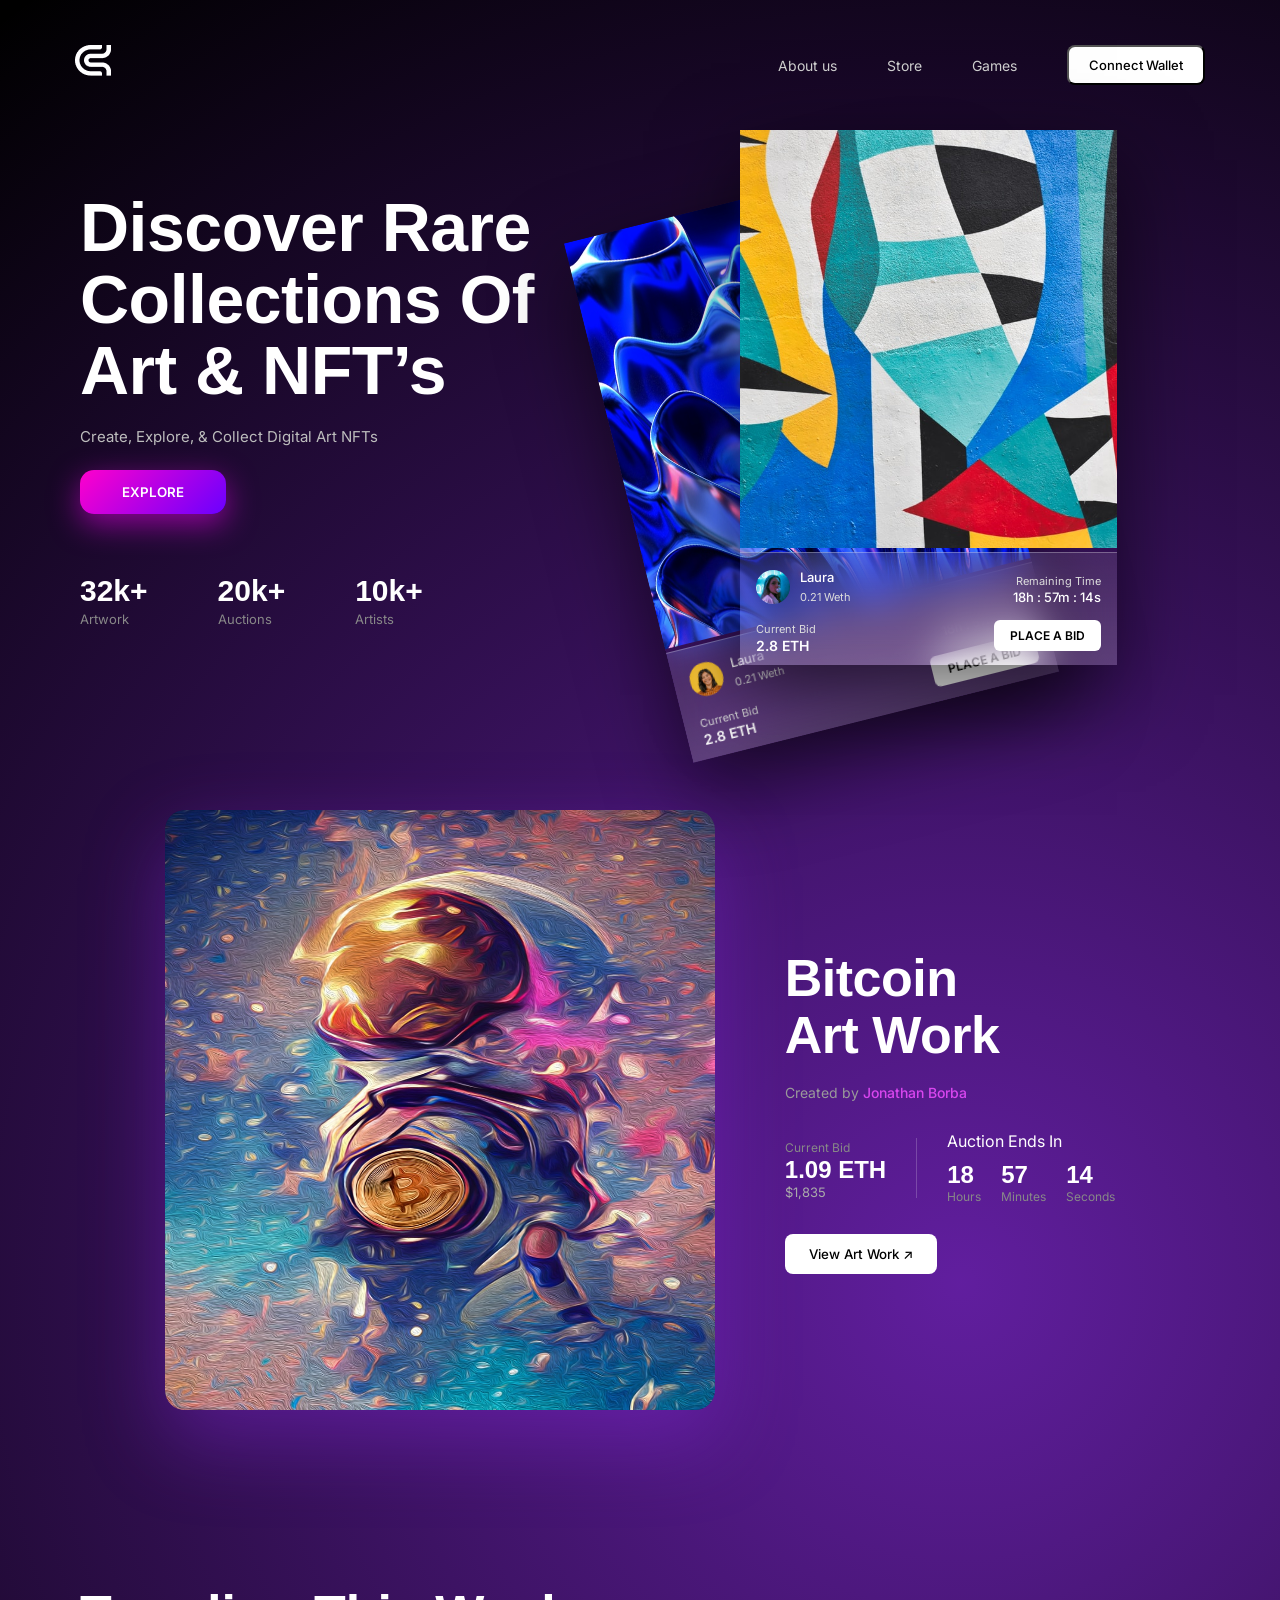
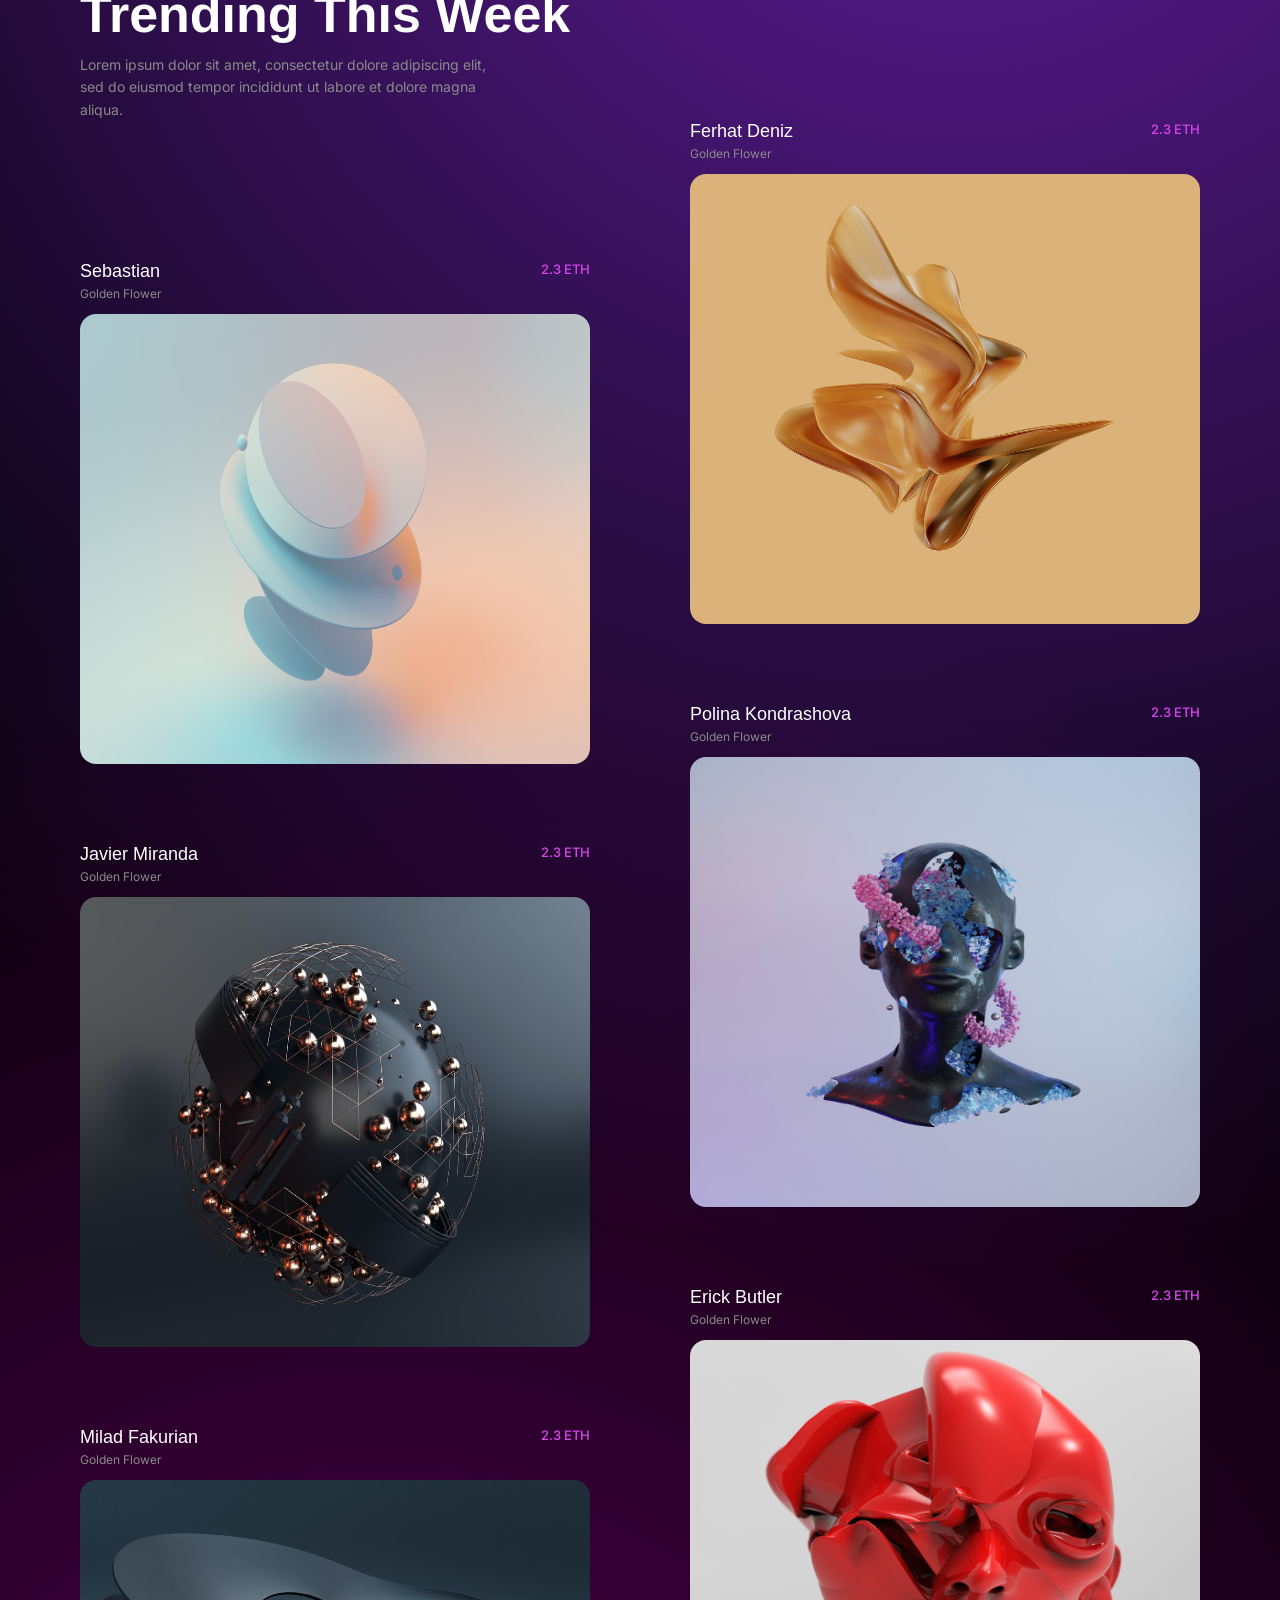
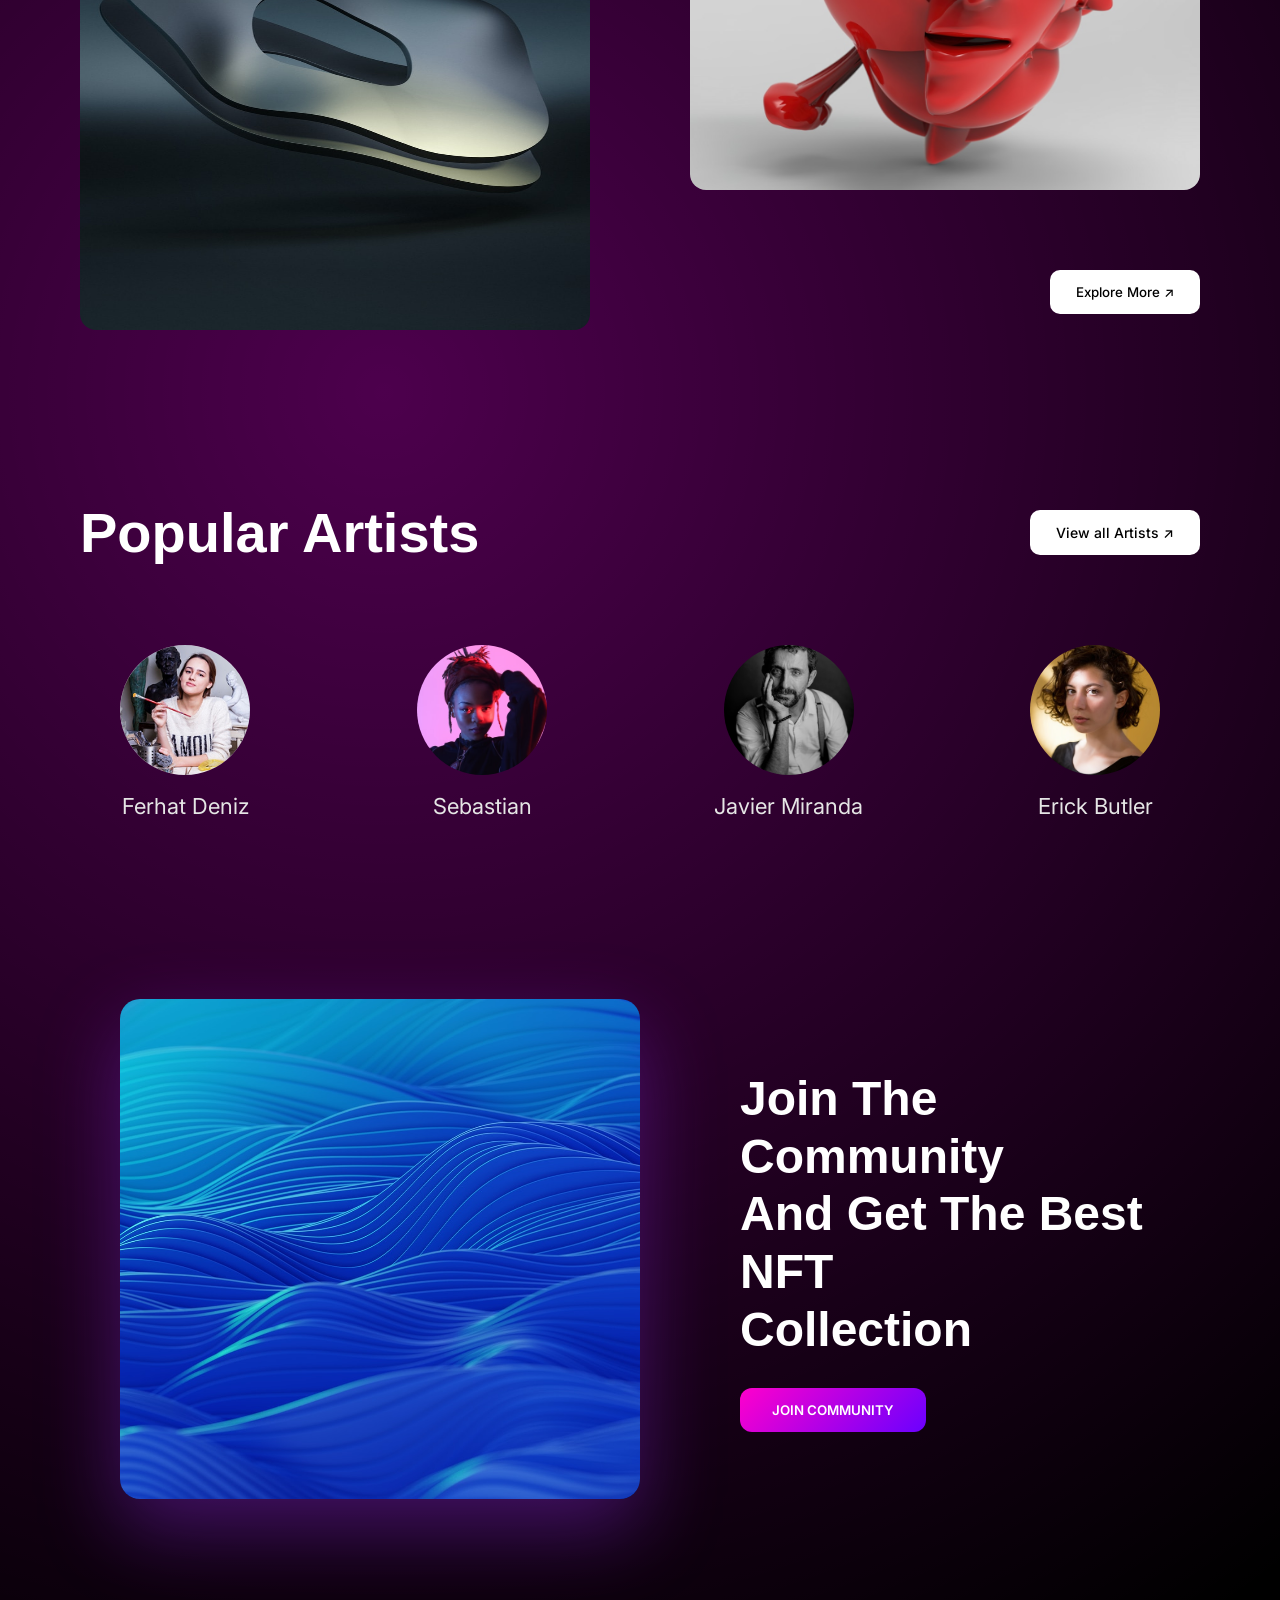
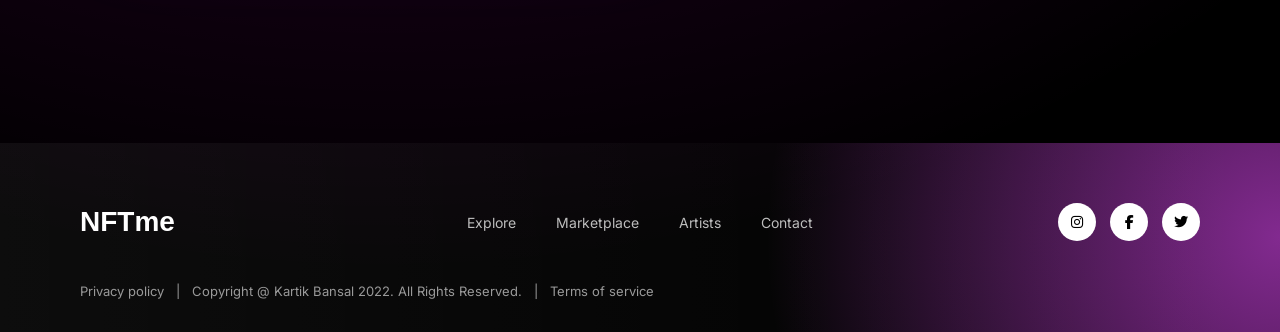
<file: index.html>
<!DOCTYPE html>
<html lang="en">
<head>
<meta charset="UTF-8">
<meta name="viewport" content="width=device-width, initial-scale=1.0">

<title>NFT Landing</title>

<link href="https://fonts.googleapis.com/css2?family=Inter:wght@400;500;600;700;800&display=swap" rel="stylesheet">
<link href="https://api.fontshare.com/v2/css?f[]=clash-display@400,500,600,700&display=swap" rel="stylesheet">
<link rel="stylesheet" href="https://cdnjs.cloudflare.com/ajax/libs/font-awesome/6.5.0/css/all.min.css">
<link rel="stylesheet" href="style.css">
</head>

<body>

<header class="navbar">
  <div class="logo">
    <img src="images/Union.png">
  </div>

  <nav class="nav-links">
    <a href="about.html">About us</a>
    <a href="store.html">Store</a>
    <a href="#">Games</a>

    <button class="wallet-btn">Connect Wallet</button>
  </nav>
</header>

<section class="hero">

  <div class="hero-left">
    <h1>
      Discover Rare <br>
      Collections Of <br>
      Art & NFT’s
    </h1>

    <p>Create, Explore, & Collect Digital Art NFTs</p>

    <button class="explore-btn">EXPLORE</button>

    <div class="stats">
      <div><h2>32k+</h2><span>Artwork</span></div>
      <div><h2>20k+</h2><span>Auctions</span></div>
      <div><h2>10k+</h2><span>Artists</span></div>
    </div>
  </div>

  <div class="hero-right">

    <div class="card-hero back">
      <img src="images/back.jpg">
      <div class="card-info">

        <div class="top-row">
          <div class="profile">
            <img src="images/back ava.png">
            <div>
              <p>Laura</p>
              <span>0.21 Weth</span>
            </div>
          </div>

          <div class="time">
            <span>Remaining Time</span>
            <p>18h : 57m : 14s</p>
          </div>
        </div>

        <div class="bottom-row">
          <div>
            <span>Current Bid</span>
            <p>2.8 ETH</p>
          </div>

          <button class="bid-btn">PLACE A BID</button>
        </div>

      </div>
    </div>

    <div class="card-hero front">
      <img src="images/front.jpg">

      <div class="card-info">

        <div class="top-row">
          <div class="profile">
            <img src="images/front ava.jpg">
            <div>
              <p>Laura</p>
              <span>0.21 Weth</span>
            </div>
          </div>

          <div class="time">
            <span>Remaining Time</span>
            <p>18h : 57m : 14s</p>
          </div>
        </div>

        <div class="bottom-row">
          <div>
            <span>Current Bid</span>
            <p>2.8 ETH</p>
          </div>

          <button class="bid-btn">PLACE A BID</button>
        </div>

      </div>
    </div>

  </div>
</section>

<!-- ARTWORK -->
<section class="artwork">

  <div class="art-left">
    <img src="images/bitcoin artwork.jpg">
  </div>

  <div class="art-right">

    <h2>Bitcoin <br> Art Work</h2>

    <p class="creator">
      Created by <span>Jonathan Borba</span>
    </p>

    <div class="art-details">

      <div class="bid-box">
        <span>Current Bid</span>
        <h3>1.09 ETH</h3>
        <p>$1,835</p>
      </div>

      <div class="divider"></div>

      <div class="timer-box">
        <span>Auction Ends In</span>
        <div class="timer">
          <div><h3>18</h3><p>Hours</p></div>
          <div><h3>57</h3><p>Minutes</p></div>
          <div><h3>14</h3><p>Seconds</p></div>
        </div>
      </div>

    </div>

    <button class="view-btn">View Art Work ↗</button>

  </div>

</section>
<!-- TRENDING SECTION -->
<section class="trending">

  <div class="trending-header">
    <h2>Trending This Week</h2>
    <p>Lorem ipsum dolor sit amet, consectetur dolore adipiscing elit, sed do eiusmod tempor incididunt ut labore et dolore magna aliqua.</p>
  </div>

  <div class="trending-grid">

    <!-- LEFT -->
    <div class="column offset">

      <div class="card-item small">
        <div class="card-top">
          <div>
            <h3 class="artist-name">Sebastian</h3>
            <span>Golden Flower</span>
          </div>
          <p class="eth">2.3 ETH</p>
        </div>
        <img class="large" src="images/sebastine.jpg">
      </div>

      <div class="card-item medium">
        <div class="card-top">
          <div>
            <h3>Javier Miranda</h3>
            <span>Golden Flower</span>
          </div>
          <p class="eth">2.3 ETH</p>
        </div>
        <img class="large" src="images/javier.jpg">
      </div>

      <div class="card-item small">
        <div class="card-top">
          <div>
            <h3>Milad Fakurian</h3>
            <span>Golden Flower</span>
          </div>
          <p class="eth">2.3 ETH</p>
        </div>
        <img class="large" src="images/milad.jpg">
      </div>

    </div>

    <!-- RIGHT -->
    <div class="column">

      <div class="card-item">
        <div class="card-top">
          <div>
            <h3>Ferhat Deniz</h3>
            <span>Golden Flower</span>
          </div>
          <p class="eth">2.3 ETH</p>
        </div>
        <img class="large" src="images/Ferhat.jpg">
      </div>

      <div class="card-item">
        <div class="card-top">
          <div>
            <h3>Polina Kondrashova</h3>
            <span>Golden Flower</span>
          </div>
          <p class="eth">2.3 ETH</p>
        </div>
        <img class="large" src="images/polina.jpg">
      </div>

      <div class="card-item">
        <div class="card-top">
          <div>
            <h3>Erick Butler</h3>
            <span>Golden Flower</span>
          </div>
          <p class="eth">2.3 ETH</p>
        </div>
        <img class="large" src="images/erick.jpg">
      </div>
      <div class="explore-more">
        <button>Explore More ↗</button>
      </div>
    </div>
  </div>
</section>

<!-- ===== POPULAR ARTISTS SECTION ===== -->

<section class="popular">

  <div class="popular-header">
    <h2>Popular Artists</h2>
    <button class="view-all">View all Artists ↗</button>
  </div>

  <div class="artists">

    <div class="artist">
      <img src="images/ferhat ava.jpg">
      <p>Ferhat Deniz</p>
    </div>

    <div class="artist">
      <img src="images/sebastian ava.jpg">
      <p>Sebastian</p>
    </div>

    <div class="artist">
      <img src="images/javier ava.jpg">
      <p>Javier Miranda</p>
    </div>

    <div class="artist">
      <img src="images/erick ava.jpg">
      <p>Erick Butler</p>
    </div>

  </div>

</section>


<!-- ===== COMMUNITY SECTION ===== -->

<section class="community">

  <div class="community-left">
    <img src="images/community.jpg">
  </div>

  <div class="community-right">
    <h2>
      Join The Community <br>
      And Get The Best NFT <br>
      Collection
    </h2>

    <button class="join-btn">JOIN COMMUNITY</button>
  </div>

</section>
<!-- ===== FOOTER ===== -->

<footer class="footer">

  <div class="footer-top">

    <h2 class="footer-logo">NFTme</h2>

    <div class="footer-links">
      <a href="#">Explore</a>
      <a href="#">Marketplace</a>
      <a href="#">Artists</a>
      <a href="#">Contact</a>
    </div>

    <div class="footer-social">
  <a href="#"><i class="fab fa-instagram"></i></a>
  <a href="#"><i class="fab fa-facebook-f"></i></a>
  <a href="#"><i class="fab fa-twitter"></i></a>
</div>

  </div>

  <div class="footer-bottom">
    <p>
      Privacy policy &nbsp; | &nbsp;
      Copyright @ Kartik Bansal 2022. All Rights Reserved. &nbsp; | &nbsp;
      Terms of service
    </p>
  </div>

</footer>

</body>
</html>
</file>
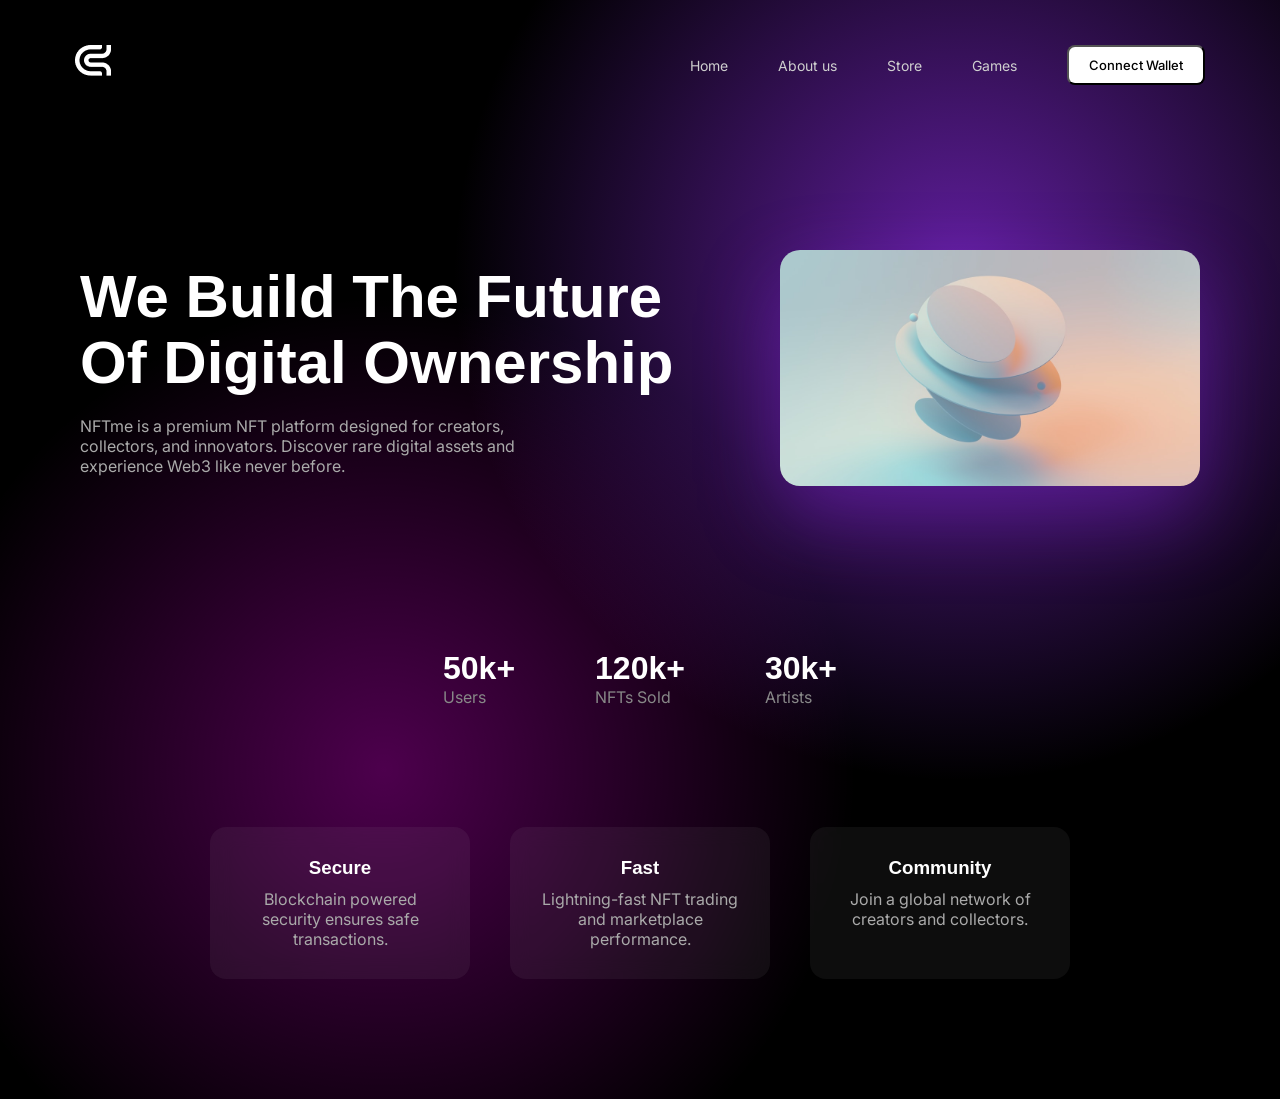
<file: about.html>
<!DOCTYPE html>
<html lang="en">
<head>
<meta charset="UTF-8">
<meta name="viewport" content="width=device-width, initial-scale=1.0">

<title>About - NFTme</title>

<link href="https://fonts.googleapis.com/css2?family=Inter:wght@400;500;600&display=swap" rel="stylesheet">
<link href="https://api.fontshare.com/v2/css?f[]=clash-display@500,600&display=swap" rel="stylesheet">

<link rel="stylesheet" href="style.css">

</head>
<body>

<header class="navbar">
  <div class="logo">
    <img src="images/Union.png">
  </div>

  <nav class="nav-links">
    <a href="index.html">Home</a>
    <a href="about.html">About us</a>
    <a href="store.html">Store</a>
    <a href="#">Games</a>

    <button class="wallet-btn">Connect Wallet</button>
  </nav>
</header>

<!-- HERO -->
<section class="about-hero">

  <div class="about-left">
    <h1>
      We Build The Future <br>
      Of Digital Ownership
    </h1>

    <p>
      NFTme is a premium NFT platform designed for creators, collectors,
      and innovators. Discover rare digital assets and experience Web3
      like never before.
    </p>
  </div>

  <div class="about-right">
    <img src="images/sebastine.jpg">
  </div>

</section>

<!-- STATS -->
<section class="about-stats">
  <div><h2>50k+</h2><span>Users</span></div>
  <div><h2>120k+</h2><span>NFTs Sold</span></div>
  <div><h2>30k+</h2><span>Artists</span></div>
</section>

<!-- FEATURES -->
<section class="about-features">

  <div class="feature-card">
    <h3>Secure</h3>
    <p>Blockchain powered security ensures safe transactions.</p>
  </div>

  <div class="feature-card">
    <h3>Fast</h3>
    <p>Lightning-fast NFT trading and marketplace performance.</p>
  </div>

  <div class="feature-card">
    <h3>Community</h3>
    <p>Join a global network of creators and collectors.</p>
  </div>

</section>

</body>
</html>
</file>
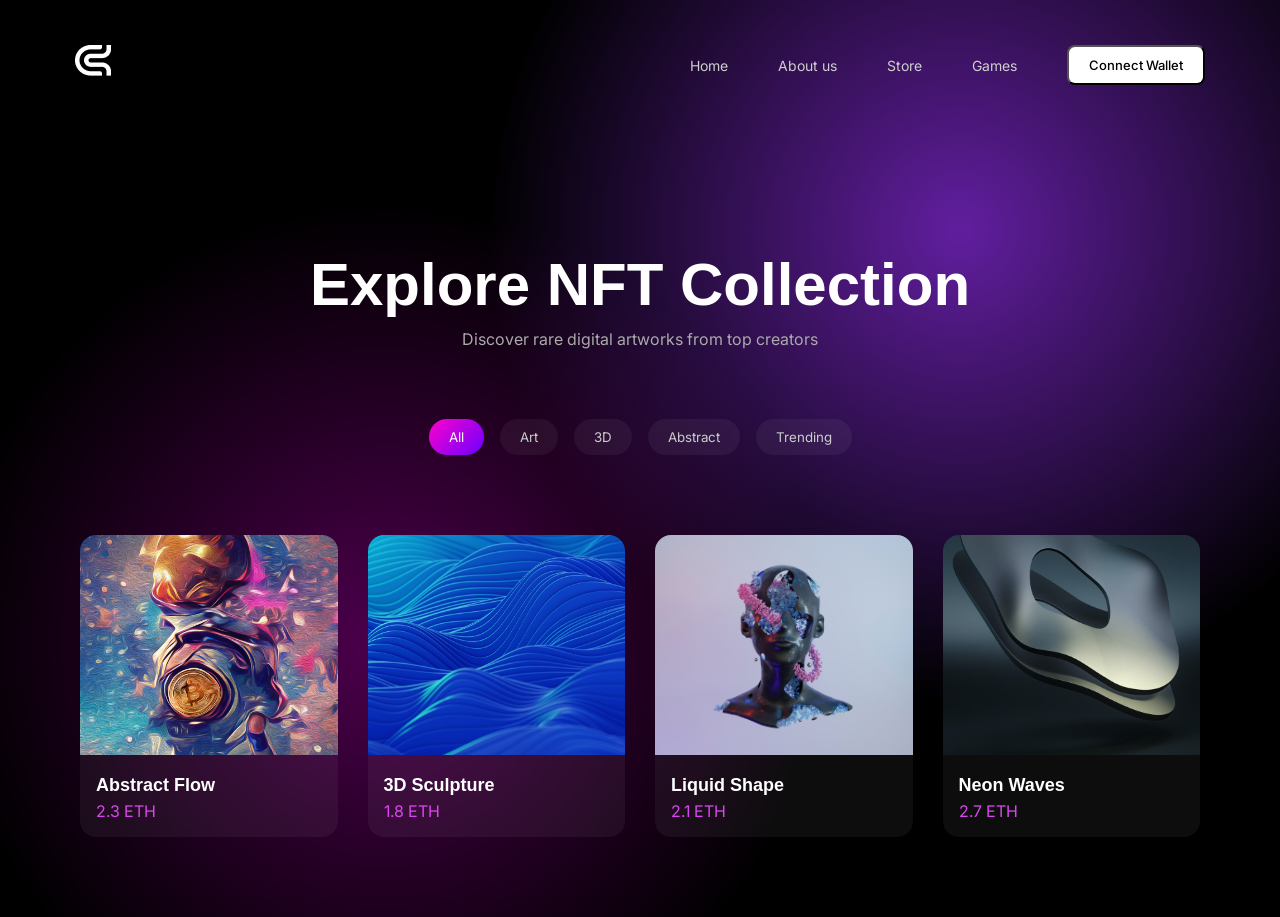
<file: store.html>
<!DOCTYPE html>
<html lang="en">
<head>
<meta charset="UTF-8">
<meta name="viewport" content="width=device-width, initial-scale=1.0">

<title>Store - NFTme</title>

<link href="https://fonts.googleapis.com/css2?family=Inter:wght@400;500;600&display=swap" rel="stylesheet">
<link href="https://api.fontshare.com/v2/css?f[]=clash-display@500,600&display=swap" rel="stylesheet">

<link rel="stylesheet" href="style.css">

</head>
<body>

<header class="navbar">
  <div class="logo">
    <img src="images/Union.png">
  </div>

  <nav class="nav-links">
    <a href="index.html">Home</a>
    <a href="about.html">About us</a>
    <a href="store.html">Store</a>
    <a href="#">Games</a>

    <button class="wallet-btn">Connect Wallet</button>
  </nav>
</header>

<!-- HERO -->
<section class="store-hero">
  <h1>Explore NFT Collection</h1>
  <p>Discover rare digital artworks from top creators</p>
</section>

<!-- FILTER BAR -->
<section class="store-filter">
  <button class="active">All</button>
  <button>Art</button>
  <button>3D</button>
  <button>Abstract</button>
  <button>Trending</button>
</section>

<!-- GRID -->
<section class="store-grid">

  <div class="nft-card">
    <img src="images/bitcoin artwork.jpg">
    <div class="nft-info">
      <h3>Abstract Flow</h3>
      <p>2.3 ETH</p>
    </div>
  </div>

  <div class="nft-card">
    <img src="images/community.jpg">
    <div class="nft-info">
      <h3>3D Sculpture</h3>
      <p>1.8 ETH</p>
    </div>
  </div>

  <div class="nft-card">
    <img src="images/polina.jpg">
    <div class="nft-info">
      <h3>Liquid Shape</h3>
      <p>2.1 ETH</p>
    </div>
  </div>

  <div class="nft-card">
    <img src="images/milad.jpg">
    <div class="nft-info">
      <h3>Neon Waves</h3>
      <p>2.7 ETH</p>
    </div>
  </div>

</section>

</body>
</html>
</file>
<file: style.css>
*{
  margin:0;
  padding:0;
  box-sizing:border-box;
  font-family:'Inter',sans-serif;
}

body{
  background:
    radial-gradient(circle at 75% 25%, rgba(138,43,226,0.7), transparent 40%),
    radial-gradient(circle at 30% 70%, rgba(255,0,255,0.3), transparent 40%),
    #000;
  color:#fff;
}

/* NAVBAR */
.navbar{
  display:flex;
  justify-content: space-between;
  padding: 45px 75px;
}

.logo{
  justify-self:start;
  font-size:24px;
}

.nav-links{
  display:flex;
  gap:50px;
  align-items: center;
}

.nav-links a{
  color:#cfcfcf;
  font-size:14px;
  text-decoration:none;
  transition:0.3s;
}

.nav-links a:hover{
  color:#fff;
}

.wallet-btn{
  justify-self:end;
  background:#fff;
  color:#000;
  padding:10px 20px;
  border-radius:8px;
  font-size:13px;
  font-weight:500;
  cursor:pointer;
}

/* HERO */
.hero{
  display:flex;
  justify-content:space-between;
  align-items:center;
  padding: 0 80px;
}

/* HEADLINE */
.hero-left h1{
  font-family:'Clash Display',sans-serif;
  font-size:68px;
  font-weight:600;
  line-height:1.05;
  letter-spacing:-0.5px;
}

.hero-left p{
  margin-top:20px;
  color:#bdbdbd;
  font-size:15px;
}

/* BUTTON */
.explore-btn{
  margin-top:24px;
  padding:14px 42px;
  border:none;
  border-radius:14px;
  background:linear-gradient(135deg,#ff00cc,#6a00ff);
  color:#fff;
  font-weight:600;
  box-shadow:0 10px 30px rgba(255,0,255,0.5);
  cursor:pointer;
}

/* STATS */
.stats{
  display:flex;
  gap:70px;
  margin-top:60px;
}

.stats h2{
  font-size:30px;
  font-weight:600;
}

.stats span{
  font-size:13px;
  color:#888;
}

/* HERO */

.hero-right{
  position:relative;
  width:460px;
  height:560px;
}

.back{
  width:377px;
  height:535px;
  transform:rotate(-14deg);
  right: 200px;
  top: 60px;
}

.front{
  width:377px;
  height:535px;
}

.card-hero{
  position:absolute;
  overflow:hidden;
  box-shadow:0 30px 80px rgba(0,0,0,0.6);
}

/* COMMON CARD */
.card{
  position:absolute;
  border-radius:20px;
  overflow:hidden;
  box-shadow:0 30px 80px rgba(0,0,0,0.6);
}

.back img{
  width:377px;
  height:418px;
  object-fit:fill;
}

/* GLASS INFO */
.card-info{
  padding:18px;
  background:linear-gradient(
    180deg,
    rgba(255,255,255,0.08),
    rgba(255,255,255,0.15)
  );
  backdrop-filter: blur(20px);
}

.front img{
  width:377px;
  height:418px;
  object-fit:cover;
}

.card-info{
  padding:18px;
  background:linear-gradient(180deg, rgba(255,255,255,0.05), rgba(255,255,255,0.12));
  backdrop-filter: blur(14px);
}

/* ARTWORK SECTION */
.artwork{
  display:flex;
  align-items:center;
  justify-content:center;
  gap:70px; 
  padding:120px 80px;
}

/* IMAGE */
.art-left img{
  width:550px;
  height: 600px;
  border-radius:20px;
  box-shadow:0 30px 80px rgba(138,43,226,0.4);
}

/* TEXT SIDE */
.art-right{
  max-width:420px;
}

/* HEADING FIX */
.art-right h2{
  font-family:'Clash Display',sans-serif;
  font-size:52px;
  font-weight:600;
  line-height:1.1;
  letter-spacing:-0.5px;
}

/* CREATOR */
.creator{
  margin:20px 0;
  font-size:14px;
  color:#9a9a9a;
}

.creator span{
  color:#d946ef;
  font-weight:500;
}

/* DETAILS */
.art-details{
  display:flex;
  align-items:center;
  margin-top:30px;
}

/* BID */
.bid-box span{
  font-size:12px;
  color:#888;
}

.bid-box h3{
  font-size:24px;
  font-weight:600;
}

.bid-box p{
  font-size:13px;
  color:#aaa;
}

/* DIVIDER */
.divider{
  width:1px;
  height:60px;
  background:rgba(255,255,255,0.2);
  margin:0 30px;
}

/* TIMER */
.timer{
  display:flex;
  gap:20px;
  margin-top:10px;
}

.timer h3{
  font-size:24px;
  font-weight:600;
}

.timer p{
  font-size:12px;
  color:#888;
}

/* BUTTON */
.view-btn{
  margin-top:30px;
  padding:12px 24px;
  background:#fff;
  color:#000;
  border:none;
  border-radius:8px;
  font-weight:500;
  cursor:pointer;
  transition:0.3s;
}

.view-btn:hover{
  transform:translateY(-2px);
}

/*TRENDING*/

.trending{
  padding:50px 80px;
}

/* HEADER */
.trending-header h2{
  font-family:'Clash Display',sans-serif;
  font-size:52px;
  font-weight:600;
  margin-bottom:10px;
}

.trending-header p{
  max-width:420px;
  font-size:14px;
  color:#8a8a8a;
  line-height:1.6;
}

/* GRID */
.trending-grid{
  display:flex;
  gap:100px;
}

/* COLUMN */
.column{
  flex:1;
  display:flex;
  flex-direction:column;
  gap:80px;
}

/* RIGHT COLUMN OFFSET */
.offset{
  margin-top:140px;
}

/* CARD */
.card-item{
  display:flex;
  flex-direction:column;
}

.large{
    width: 556px;
    height: 450px;
}


/* IMAGE */
.card-item img{
  width: 100%;
  border-radius: 16px;
  margin-top: 12px;
  object-fit: fill;
}

/* TEXT TOP */
.card-top{
  display:flex;
  justify-content:space-between;
  align-items:flex-start;
}

/* NAME */
.card-top h3{
  font-size:18px;
  font-weight:500;
  color:#fff;
}

/* SUBTEXT */
.card-top span{
  font-size:12px;
  color:#8a8a8a;
}

/* ETH */
.eth{
  font-size:13px;
  color:#d946ef;
  font-weight:500;
}

/* BUTTON */
.explore-more{
  display:flex;
  justify-content:flex-end;
}

.explore-more button{
  padding:14px 26px;
  border:none;
  border-radius:10px;
  background:#fff;
  color:#000;
  font-weight:500;
  cursor:pointer;
}


/*POPULAR ARTISTS*/

.popular{
  padding:120px 80px 60px;
}

/* HEADER */
.popular-header{
  display:flex;
  justify-content:space-between;
  align-items:center;
  margin-bottom:80px; 
}

.popular-header h2{
  font-family:'Clash Display',sans-serif;
  font-size:56px; 
  font-weight:600;
}

.view-all{
  background:#fff;
  color:#000;
  padding:14px 26px;
  border:none;
  border-radius:10px;
  font-size:14px;
  font-weight:500;
  cursor:pointer;
}

/* ARTIST ROW */
.artists{
  display:flex;
  justify-content:space-between;
  align-items:flex-start;
  padding:0 40px;
}

/* EACH CARD */
.artist{
  display:flex;
  flex-direction:column;
  align-items:center;
  text-align:center;
  gap:18px;
}

/* AVATAR */
.artist img{
  width:130px;   
  height:130px;
  border-radius:50%;
  object-fit:cover;
}

/* NAME */
.artist p{
  font-size:22px;   
  font-weight:400;
  color:#e5e5e5;
}

/*COMMUNITY SECTION*/

.community{
  display:flex;
  align-items:center;
  justify-content:center;
  gap:100px;
  padding:120px 80px;
}

/* LEFT IMAGE */
.community-left img{
  width:520px;
  height: 500px;
  border-radius:20px;
  box-shadow:0 30px 80px rgba(138,43,226,0.4);
}

/* RIGHT */
.community-right{
  max-width:420px;
}

.community-right h2{
  font-family:'Clash Display',sans-serif;
  font-size:48px;
  font-weight:600;
  line-height:1.2;
}

/* BUTTON */
.join-btn{
  margin-top:30px;
  padding:14px 32px;
  border:none;
  border-radius:12px;
  background:linear-gradient(135deg,#ff00cc,#6a00ff);
  color:#fff;
  font-weight:600;
  cursor:pointer;
}


/*FOOTER EXACT FIX*/

.footer{
  margin-top:120px;
  padding:60px 80px 30px;
  background:
    linear-gradient(to right, rgba(255,255,255,0.05), rgba(255,255,255,0)),
    radial-gradient(circle at right, rgba(217,70,239,0.6), transparent 40%);
}

/* TOP */
.footer-top{
  display:grid;
  grid-template-columns:1fr auto 1fr; 
  align-items:center;
}

/* LEFT LOGO */
.footer-logo{
  justify-self:start;
  font-family:'Clash Display',sans-serif;
  font-size:28px;
  font-weight:600;
}

/* CENTER LINKS */
.footer-links{
  display:flex;
  gap:40px;
  justify-self:center;
}

.footer-links a{
  color:#bdbdbd;
  font-size:14px;
  text-decoration:none;
}

/* RIGHT SOCIAL */
.footer-social{
  display:flex;
  gap:14px;
  justify-self:end;
}

.footer-social a{
  width:38px;
  height:38px;
  background:#fff;
  color:#000;
  display:flex;
  align-items:center;
  justify-content:center;
  border-radius:50%;
  font-size:14px;
  text-decoration:none;
}

/* BOTTOM TEXT FIX */
.footer-bottom{
  margin-top:40px;
  display:flex;
  justify-content:flex-start; 
}

.footer-bottom p{
  font-size:13px;
  color:#9a9a9a;
  line-height:1.6;
}
/* HERO CARD INFO EXACT FIX */

/* CARD INFO CONTAINER */
.card-info{
  padding:16px;
  background:linear-gradient(
    180deg,
    rgba(255,255,255,0.1),
    rgba(255,255,255,0.2)
  );
  backdrop-filter: blur(18px);
  border-top:1px solid rgba(255,255,255,0.2);
}

/* TOP ROW */
.top-row{
  display:flex;
  justify-content:space-between;
  align-items:center;
}

/* PROFILE */
.profile{
  display:flex;
  align-items:center;
  gap:10px;
}

.profile img{
  width:34px;
  height:34px;
  border-radius:50%;
}

.profile p{
  font-size:13px;
  font-weight:500;
}

.profile span{
  font-size:11px;
  color:#ddd;
}

/* TIME */
.time{
  text-align:right;
}

.time span{
  font-size:11px;
  color:#ddd;
}

.time p{
  font-size:13px;
  font-weight:500;
}

/* BOTTOM ROW */
.bottom-row{
  display:flex;
  justify-content:space-between;
  align-items:center;
  margin-top:12px;
}

/* BID TEXT */
.bottom-row span{
  font-size:11px;
  color:#ddd;
}

.bottom-row p{
  font-size:14px;
  font-weight:600;
}

/* BUTTON */
.bid-btn{
  padding:8px 16px;
  background:#fff;
  color:#000;
  border:none;
  border-radius:6px;
  font-size:12px;
  font-weight:600;
  cursor:pointer;
  transition:0.2s;
}

.bid-btn:hover{
  transform:translateY(-2px);
}
h1, h2, h3{
  font-family:'Clash Display', sans-serif;
}
/*ABOUT PREMIUM*/

.about-hero{
  display:flex;
  align-items:center;
  justify-content:space-between;
  padding:120px 80px;
}

.about-left h1{
  font-family:'Clash Display',sans-serif;
  font-size:60px;
  line-height:1.1;
}

.about-left p{
  margin-top:20px;
  color:#aaa;
  max-width:500px;
}

.about-right img{
  width:420px;
  border-radius:20px;
  box-shadow:0 30px 80px rgba(138,43,226,0.4);
}

/* STATS */
.about-stats{
  display:flex;
  justify-content:center;
  gap:80px;
  margin-top:40px;
}

.about-stats h2{
  font-size:32px;
}

.about-stats span{
  color:#888;
}

/* FEATURES */
.about-features{
  display:flex;
  justify-content:center;
  gap:40px;
  padding:120px 80px;
}

.feature-card{
  width:260px;
  padding:30px;
  border-radius:16px;
  background:rgba(255,255,255,0.05);
  backdrop-filter:blur(10px);
  text-align:center;
  transition:0.3s;
}

.feature-card:hover{
  transform:translateY(-8px);
  background:rgba(255,255,255,0.08);
}

.feature-card h3{
  font-family:'Clash Display',sans-serif;
  margin-bottom:10px;
}

.feature-card p{
  color:#aaa;
}

/* STORE PREMIUM*/

/* HERO */
.store-hero{
  text-align:center;
  padding:120px 80px 40px;
}

.store-hero h1{
  font-family:'Clash Display',sans-serif;
  font-size:60px;
}

.store-hero p{
  color:#aaa;
  margin-top:10px;
}

/* FILTER */
.store-filter{
  display:flex;
  justify-content:center;
  gap:16px;
  margin-top:30px;
}

.store-filter button{
  padding:10px 20px;
  border-radius:20px;
  border:none;
  background:rgba(255,255,255,0.05);
  color:#ccc;
  cursor:pointer;
  transition:0.3s;
}

.store-filter .active,
.store-filter button:hover{
  background:linear-gradient(135deg,#ff00cc,#6a00ff);
  color:#fff;
}

/* GRID */
.store-grid{
  display:grid;
  grid-template-columns:repeat(4,1fr);
  gap:30px;
  padding:80px;
}

/* CARD */
.nft-card{
  border-radius:16px;
  overflow:hidden;
  background:rgba(255,255,255,0.05);
  backdrop-filter:blur(10px);
  transition:0.3s;
}

.nft-card:hover{
  transform:translateY(-10px);
  background:rgba(255,255,255,0.08);
}

/* IMAGE */
.nft-card img{
  width:100%;
  height:220px;
  object-fit:cover;
}

/* INFO */
.nft-info{
  padding:16px;
}

.nft-info h3{
  font-family:'Clash Display',sans-serif;
  font-size:18px;
}

.nft-info p{
  color:#d946ef;
  margin-top:5px;
}

@media (max-width:1024px){

  .navbar{
    padding:25px 40px;
  }

  .hero{
    flex-direction:column;
    text-align:center;
    padding:40px;
  }

  .hero-left h1{
    font-size:48px;
  }

  .hero-right{
    margin-top:40px;
  }

  .stats{
    justify-content:center;
  }

  /* ARTWORK */
  .artwork{
    flex-direction:column;
    text-align:center;
    padding:80px 40px;
  }

  .art-left img{
    width:100%;
    height:auto;
  }

  /* TRENDING */
  .trending-grid{
    flex-direction:column;
    gap:60px;
  }

  .offset{
    margin-top:0;
  }

  .column{
    gap:40px;
  }

  /* POPULAR */
  .artists{
    flex-wrap:wrap;
    justify-content:center;
    gap:40px;
  }

  /* COMMUNITY */
  .community{
    flex-direction:column;
    text-align:center;
    padding:80px 40px;
  }

  .community-left img{
    width:100%;
    height:auto;
  }

  /* STORE */
  .store-grid{
    grid-template-columns:repeat(2,1fr);
    padding:40px;
  }

  /* ABOUT */
  .about-hero{
    flex-direction:column;
    text-align:center;
  }
}

@media (max-width:768px){

  /* NAVBAR */
  .navbar{
    padding:20px;
  }

  .nav-links{
    gap: 10px;
  }

  .wallet-btn{
    padding:8px 14px;
    font-size:12px;
  }

  /* HERO */
  .hero{
    padding:20px;
  }

  .hero-left h1{
    font-size:36px;
  }

  .hero-left p{
    font-size:14px;
  }

  .explore-btn{
    padding:12px 28px;
  }

  .stats{
    flex-direction:column;
    gap:20px;
  }

  /* HERO IMAGE */
  .hero-right{
    width:100%;
    height:auto;
  }

  .front,
  .back{
    width:100%;
    height:auto;
    position:relative;
    transform:none;
    right:0;
    left:0;
    top:0;
  }

  .back{
    display:none; 
  }

  /* ARTWORK */
  .art-right h2{
    font-size:32px;
  }

  /* TRENDING */
  .trending{
    padding:40px 20px;
  }

  .trending-header h2{
    font-size:32px;
  }

  .column{
    gap:30px;
  }

  /* POPULAR */
  .popular-header{
    flex-direction:column;
    gap:20px;
  }

  .artists{
    flex-direction:column;
    gap:30px;
  }

  .artist img{
    width:90px;
    height:90px;
  }

  .artist p{
    font-size:18px;
  }

  /* COMMUNITY */
  .community-right h2{
    font-size:32px;
  }

  /* STORE */
  .store-grid{
    grid-template-columns:1fr;
    padding:20px;
  }

  /* FOOTER */
  .footer-top{
    grid-template-columns:1fr;
    gap:20px;
    text-align:center;
  }

  .footer-links{
    justify-content:center;
    flex-wrap:wrap;
  }

  .footer-social{
    justify-content:center;
  }

  .footer-bottom{
    justify-content:center;
    text-align:center;
  }

  .feature-card{
    padding:15px;
  }

  .store-filter{
    gap:5px;
  }
}

@media (max-width:480px){

  .hero-left h1{
    font-size:28px;
  }

  .about-left h1,
  .store-hero h1{
    font-size:32px;
  }

  .art-right h2{
    font-size:28px;
  }

  .trending-header h2{
    font-size:28px;
  }
}
</file>
